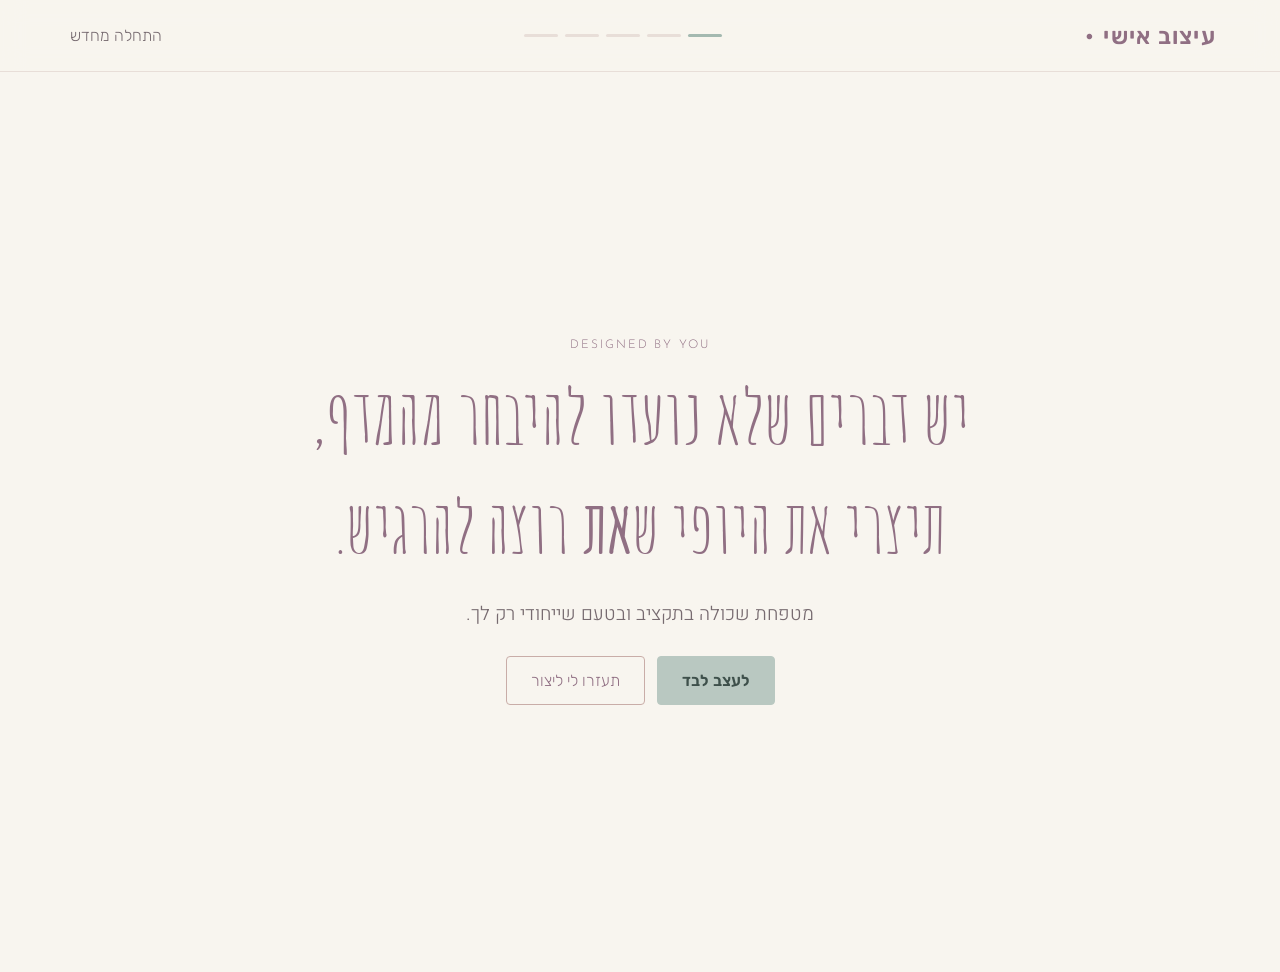
<file: index.html>
<!doctype html>
<html lang="he" dir="rtl">
<head>
<meta charset="UTF-8"><meta name="viewport" content="width=device-width,initial-scale=1">
<title>מטפחת שהיא רק שלך</title>
<meta name="description" content="עיצוב אישי של מטפחת — בחרי צורה, בדים ופיניש ובני משהו שהוא רק שלך.">
<link rel="preconnect" href="https://fonts.googleapis.com">
<link rel="preconnect" href="https://fonts.gstatic.com" crossorigin>
<link href="https://fonts.googleapis.com/css2?family=Heebo:wght@300&display=swap" rel="stylesheet">
<link rel="stylesheet" href="styles.css?v=20261018-you-no-underline1">
</head>
<body>
<header class="topbar"><div class="brand">עיצוב אישי<span>•</span></div><div class="progress"><i></i><i></i><i></i><i></i><i></i></div><button id="restart" class="ghost">התחלה מחדש</button></header>

<main>
<section id="landing" class="screen active hero">
  <div class="hero-copy">
    <p class="eyebrow">DESIGNED BY YOU</p>
    <h1>יש דברים שלא נועדו להיבחר מהמדף,<br><em>תיצרי את היופי ש<span class="hero-you-emphasis">את</span> רוצה להרגיש.</em></h1>
    <p class="lead">מטפחת שכולה בתקציב ובטעם שייחודי רק לך.</p>
    <div class="actions"><button class="primary" data-go="choose">לעצב לבד</button><button class="secondary" data-go="help">תעזרו לי ליצור</button></div>
  </div>
</section>

<section id="choose" class="screen"><button type="button" class="restart-design" data-restart-design>עיצוב חדש</button><button type="button" class="back-button" data-back>← חזרה</button>
  <div class="section-head"><h2>איזה כיסוי ראש תרצי ליצור?</h2></div>
  <div class="cover-grid">
    <button class="choice-card" data-cover="full"><strong>כיסוי מלא</strong><span>לונג · משולש</span></button>
    <button class="choice-card" data-cover="half"><strong>חצי כיסוי</strong><span>בנדנה · סרט · קשת</span></button>
    <button class="choice-card" data-cover="both"><strong>גם וגם</strong><span>כל האפשרויות פתוחות</span></button>
  </div>
</section>

<section id="forms" class="screen"><button type="button" class="restart-design" data-restart-design>עיצוב חדש</button><button type="button" class="back-button" data-back>← חזרה</button>
  <div class="section-head"><h2>בחרי את הצורה</h2></div>
  <div id="formGrid" class="form-grid"></div>
</section>

<section id="pattern" class="screen"><button type="button" class="restart-design" data-restart-design>עיצוב חדש</button><button type="button" class="back-button" data-back>← חזרה</button>
  <div class="section-head"><h2>איך תרצי לחלק את הבדים?</h2></div>
  <div class="pattern-grid">
    <button class="pattern-card" data-pattern="single"><div class="pattern-visual long-pattern pattern-1"></div><strong>תבנית 1 — מלבן פשוט</strong><span>מלבן אחד, בד אחד.</span></button>
    <button class="pattern-card" data-pattern="a"><div class="pattern-visual long-pattern pattern-2"></div><strong>תבנית 2 — חלוקה אופקית</strong><span>חלק עליון בד אחד, חלק תחתון בד שני.</span></button>
    <button class="pattern-card" data-pattern="b"><div class="pattern-visual long-pattern pattern-3"></div><strong>תבנית 3 — חלוקה משולבת</strong><span>החלק העליון בד אחד, והתחתון מתחלק 50/50 לשני בדים.</span></button>
  </div>
</section>

<section id="fabrics" class="screen builder"><button type="button" class="restart-design" data-restart-design>עיצוב חדש</button><button type="button" class="back-button" data-back>← חזרה</button>
  <div class="builder-head"><div><h2>בחרי את הבדים</h2></div><div class="price-box">₪<b id="price">109</b><small>מחיר נוכחי</small></div></div>
  <p class="fabric-edit-instruction">רוצה לשנות בד? לחצי על הבד שתרצי להחליף בעיצוב שלך, ואז בחרי בד חדש מתוך האפשרויות למטה.</p>
  <div class="live-design-wrap"><div class="live-design-title"><strong>העיצוב שלך</strong><span>ההדמיה מתעדכנת בזמן אמת</span></div><div id="livePreview" class="live-preview"></div></div>\n  <div class="palette">
    <div class="palette-group"><h3>בד בסיס</h3><div class="swatches" id="baseSwatches"></div></div>
    <div class="palette-group"><h3>בד מודפס</h3><div class="swatches" id="printSwatches"></div></div>
    <div class="palette-group"><h3>בד תחרה</h3><div class="swatches" id="laceSwatches"></div></div>
  </div>
  <div class="builder-actions"><button class="secondary" data-go="finish">סיימתי עם הבדים</button></div>
</section>

<section id="finish" class="screen"><button type="button" class="restart-design" data-restart-design>עיצוב חדש</button><button type="button" class="back-button" data-back>← חזרה</button>
  <div class="section-head"><h2>איך תרצי לסיים את המטפחת?</h2></div>
  <div class="finish-grid">
    <button class="finish-card" data-finish="none" data-add="0"><div class="finish-visual clean"></div><strong>נקי</strong><span>בלי תוספת</span></button>
    <button class="finish-card" data-finish="tiara" data-add="15"><div class="finish-visual tiara"></div><strong>נזר בד</strong><span>+ ₪15</span></button>
    <button class="finish-card" data-finish="fringe" data-add="20"><div class="finish-visual fringe"></div><strong>פרנזים</strong><span>+ ₪20</span></button>
    <button class="finish-card" data-finish="chain" data-add="30"><div class="finish-visual chain"></div><strong>שרשרת</strong><span>+ ₪30</span></button>
  </div>
</section>

<section id="result" class="screen result"><button type="button" class="restart-design" data-restart-design>עיצוב חדש</button><button type="button" class="back-button" data-back>← חזרה</button>
  <div class="result-card">
    <p class="eyebrow">היצירה שלך</p>
    <div class="final-preview"><div id="finalScarf" class="live-preview"></div></div>
    <h2>יצרת משהו שהוא רק שלך.</h2>
    <div class="summary"><span id="summaryShape">משולש קטן</span><span>·</span><span id="summaryPattern">תבנית א׳</span><span>·</span><span id="summaryFinish">נקי</span></div>
    <div class="final-price">₪<b id="finalPrice">109</b></div>
    <button class="primary" data-go="feedback">ספרי לנו איך היה לך ליצור</button>
  </div>
</section>

<section id="help" class="screen"><button type="button" class="restart-design" data-restart-design>עיצוב חדש</button><button type="button" class="back-button" data-back>← חזרה</button><div class="section-head"><h2>בואי נמצא את המטפחת שלך</h2><p>כמה שאלות קטנות, ואנחנו מתחילות ליצור יחד.</p></div><div id="helpWizard" class="help-wizard"></div></section>

<section id="feedback" class="screen feedback"><button type="button" class="restart-design" data-restart-design>עיצוב חדש</button><button type="button" class="back-button" data-back>← חזרה</button>
  <div class="feedback-card"><p class="eyebrow">תודה</p><h2>יצרת משהו שהוא רק שלך.<br>עכשיו נשמח לדעת איך היה לך ליצור אותו.</h2>
  <div class="rating"><button type="button">1</button><button type="button">2</button><button type="button">3</button><button type="button">4</button><button type="button">5</button></div>
  <label>מה הכי אהבת בתהליך?<textarea id="feedbackFavorite" placeholder="ספרי לנו בכמה מילים..."></textarea></label>
  <label>יש לך הערות לשיפור השירות או החוויה?<textarea id="feedbackImprovement" placeholder="מה היית משנה, מוסיפה או משפרת?"></textarea></label>
  <p class="question">האם היית רוצה לעצב מטפחת כזו באמת?</p>
  <div class="yesno"><button type="button">כן</button><button type="button">אולי</button><button type="button">לא עכשיו</button></div>
  <label>שם <input id="feedbackName" placeholder="השם שלך"></label><label>טלפון / אימייל <input id="feedbackContact" placeholder="אופציונלי"></label>
  <div class="feedback-whatsapp-note"><strong>המשוב שלך מגיע אליי ישירות בוואטסאפ.</strong><span>כל הערה שלך חשובה לי ועוזרת לי לשפר את השירות והחוויה לפני ההשקה.</span></div><button class="primary" id="thanks">שליחה לוואטסאפ</button><p class="tiny">תודה שעזרת לנו ליצור את הדבר הבא.</p></div>
</section>
</main>
<script src="app.js?v=20261018-triangle-bandana-sizes1"></script>
<script src="preview-bridge.js?v=20261018-no-test-caption1"></script>
<script src="help-flow.js?v=20261018-guided6"></script>
<style>
.help-wizard{max-width:680px;margin:24px auto 60px;padding:24px;border:1px solid #e7dfd8;border-radius:22px;background:#fffaf8;color:#3e3633}
.help-wizard h3{font-size:clamp(24px,4vw,35px);font-weight:500;margin:22px 0}.help-wizard p{line-height:1.8}
.help-counter{font-size:14px;color:#796a65}.help-progress{height:5px;background:#ede4df;border-radius:10px;margin-top:14px;overflow:hidden}.help-progress span{display:block;height:100%;background:#b88991;transition:width .2s}
.help-options,.help-recs{display:grid;gap:11px;margin:22px 0}.help-option,.help-rec{font:inherit;text-align:right;border:1px solid #e3d6d0;border-radius:13px;background:white;color:#3e3633;padding:15px 17px;cursor:pointer}
.help-option.chosen,.help-rec.chosen{border:2px solid #a86c7d;background:#fbf0f2}.help-rec{display:flex;flex-wrap:wrap;gap:10px;align-items:center}.help-rec strong{width:100%}.help-rec span{font-size:14px}
.help-nav{display:flex;justify-content:space-between;align-items:center;gap:12px;margin-top:25px;flex-wrap:wrap}.help-nav>button:not(.primary){background:none;border:none;color:#766b67;font:inherit;cursor:pointer}.help-nav .primary{max-width:100%;white-space:normal}.help-hint{font-size:13px;color:#776c68}
@media(max-width:600px){.help-wizard{margin:16px 12px 50px;padding:18px}.help-nav .primary{width:100%}}
.help-option .help-option-description{display:block!important;font-size:15px!important;line-height:1.65;color:#76645f!important;margin-top:8px;font-weight:400!important;opacity:1!important;visibility:visible!important}
.guided-live-preview{margin:22px auto;padding:20px;background:#f2eae4;border-radius:18px;max-width:540px;min-height:220px;display:flex;justify-content:center;align-items:center}
.guided-live-preview .live-preview{width:100%;max-width:460px;margin:auto}
.help-color-dots{display:flex;gap:6px;margin-top:9px}.help-color-dots i{display:block;width:22px;height:22px;border-radius:50%;border:1px solid rgba(0,0,0,.08)}
.fabric-edit-instruction{font-size:15px;line-height:1.8;color:#665a55;background:#f8f0ed;border:1px solid #eadcd6;border-radius:12px;padding:12px 16px;margin:14px 0 18px;text-align:right}
#livePreview .live-part{cursor:pointer}#livePreview .live-part.editing{outline:3px solid #a86c7d;outline-offset:-3px}
</style>
</body></html>
</file>
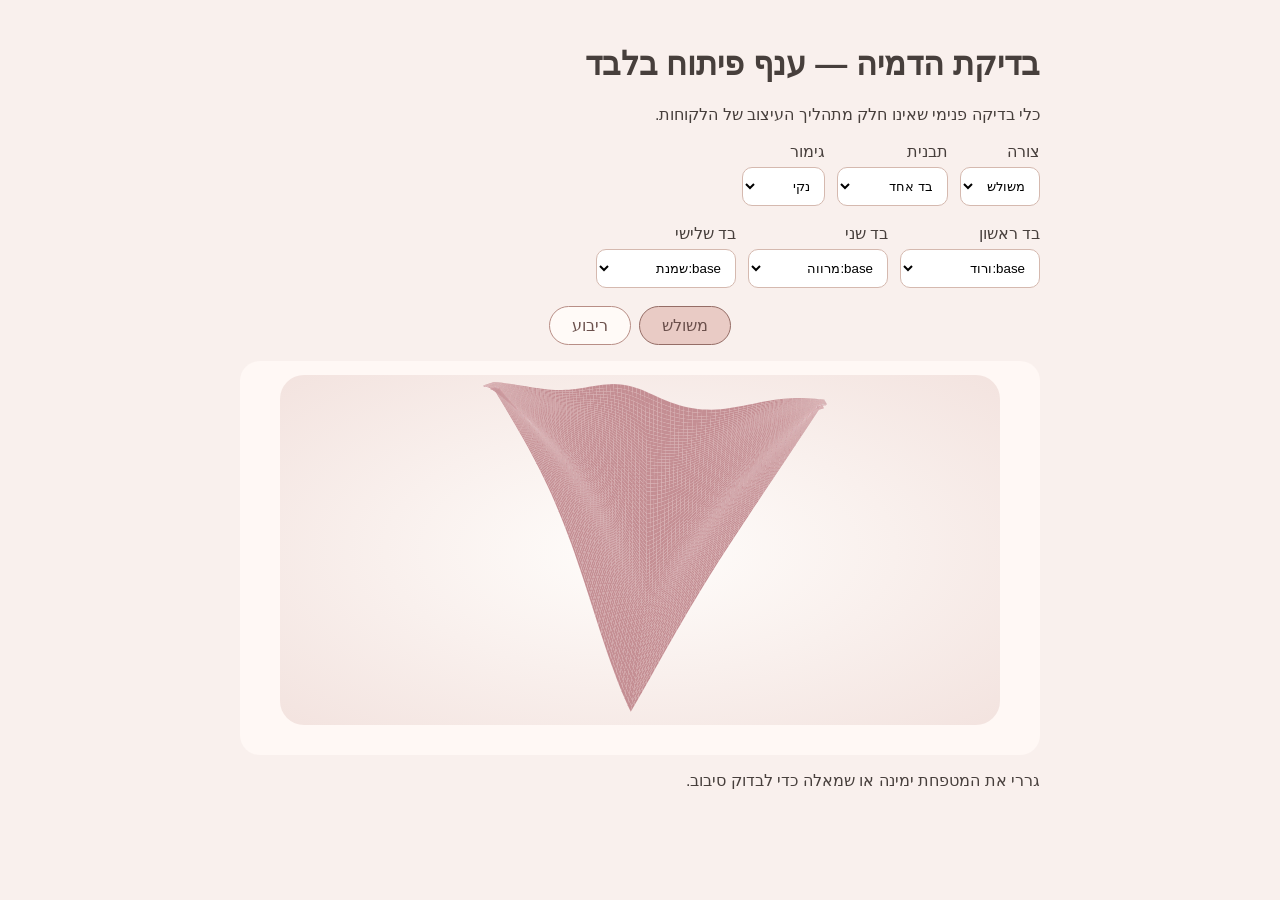
<file: preview-smoke-test.html>
<!doctype html>
<html lang="he" dir="rtl">
<head><meta charset="utf-8"><meta name="viewport" content="width=device-width,initial-scale=1"><title>בדיקת הדמיית מטפחת</title>
<style>body{font-family:Arial,sans-serif;background:#f9f0ed;color:#473f3c;margin:0;padding:24px}main{max-width:800px;margin:auto}.controls{display:flex;gap:12px;flex-wrap:wrap;margin:18px 0}label{display:grid;gap:6px}select{padding:10px;border:1px solid #d5b9af;border-radius:10px;background:white}#result{display:block}.final-preview{background:#fff8f5;border-radius:20px;padding:14px}#finalScarf{min-height:30px}</style>
</head>
<body><main><h1>בדיקת הדמיה — ענף פיתוח בלבד</h1><p>כלי בדיקה פנימי שאינו חלק מתהליך העיצוב של הלקוחות.</p>
<div class="controls"><label>צורה<select id="shape"><option>משולש</option><option>בנדנה</option><option>לונג</option><option>סרט</option><option>קשת</option></select></label>
<label>תבנית<select id="pattern"><option value="single">בד אחד</option><option value="a">שני בדים</option><option value="b">שלושה בדים</option></select></label>
<label>גימור<select id="finish"><option>נקי</option><option>פרנזים</option><option>שרשרת</option><option>נזר בד</option></select></label></div>
<div class="controls"><label>בד ראשון<select id="fabric0"></select></label><label>בד שני<select id="fabric1"></select></label><label>בד שלישי<select id="fabric2"></select></label></div>
<section id="result" class="active"><div class="final-preview"><div id="finalScarf">הדמיית הגיבוי לקשת</div></div></section>
<p>גררי את המטפחת ימינה או שמאלה כדי לבדוק סיבוב.</p></main>
<script>
const samples=[['base:ורוד','#c48e93'],['base:מרווה','#71806a'],['base:שמנת','#e6dccb'],['print:פרחוני','data:image/svg+xml;utf8,'+encodeURIComponent('<svg xmlns="http://www.w3.org/2000/svg" width="80" height="80"><rect width="80" height="80" fill="#d3a5a0"/><circle cx="20" cy="20" r="13" fill="#fff1d8"/><circle cx="55" cy="55" r="13" fill="#fff1d8"/></svg>')],['lace:תחרה שמנת','data:image/svg+xml;utf8,'+encodeURIComponent('<svg xmlns="http://www.w3.org/2000/svg" width="80" height="80"><rect width="80" height="80" fill="#e6dccb"/><circle cx="40" cy="40" r="23" fill="none" stroke="#b9a992" stroke-width="5"/></svg>')]];
const state={shape:'משולש',pattern:'single',finish:'נקי',fabrics:[]};
function fabricVisual(item){return samples.find(x=>x[0]===item)?.[1]||''}
for(let i=0;i<3;i++){const el=document.getElementById('fabric'+i);el.innerHTML=samples.map(([name])=>'<option value="'+name+'">'+name+'</option>').join('');el.selectedIndex=i;el.addEventListener('change',sync)}
for(const id of ['shape','pattern','finish'])document.getElementById(id).addEventListener('change',sync);
function sync(){state.shape=document.getElementById('shape').value;state.pattern=document.getElementById('pattern').value;state.finish=document.getElementById('finish').value;state.fabrics=[0,1,2].map(i=>document.getElementById('fabric'+i).value)}
sync();
</script><script src="preview-bridge.js"></script></body></html>
</file>
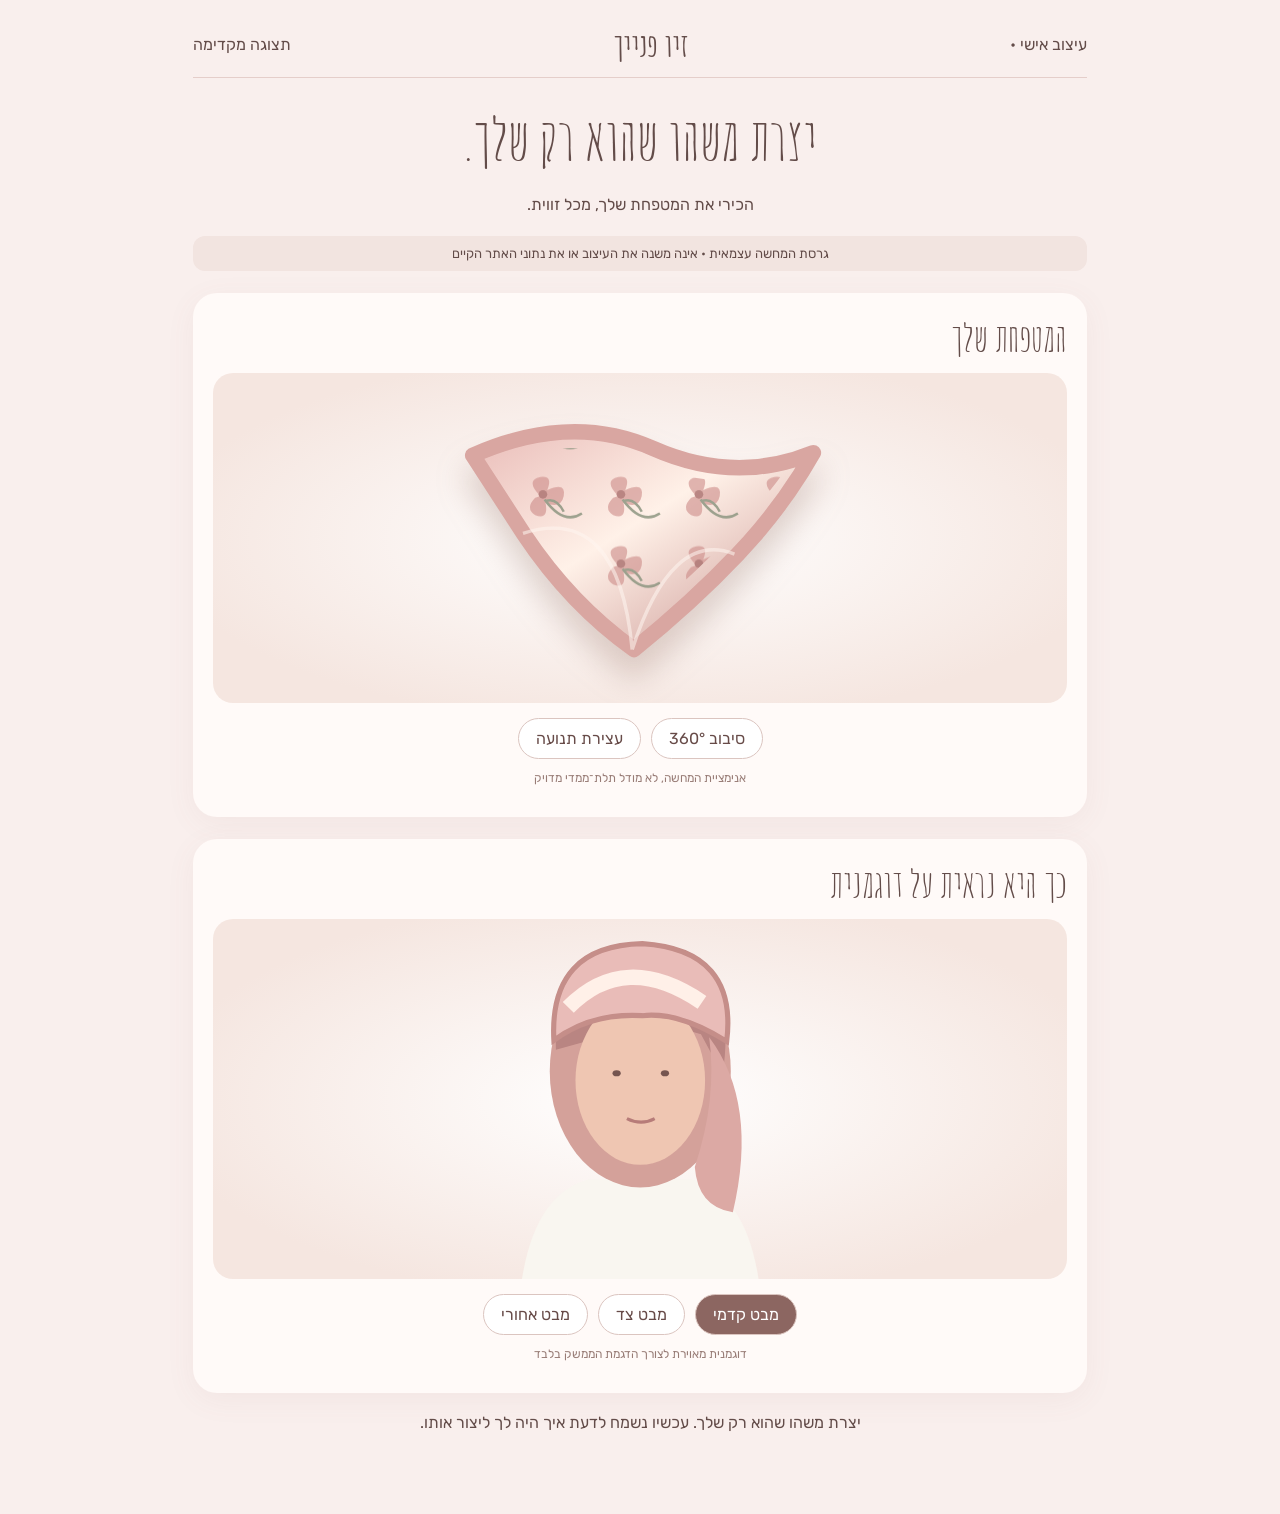
<file: product-preview-demo.html>
<!doctype html>
<html lang="he" dir="rtl"><head><meta charset="utf-8"><meta name="viewport" content="width=device-width,initial-scale=1"><title>זיו פנייך | הדמיית מוצר</title>
<style>
@import url('https://fonts.googleapis.com/css2?family=Amatic+SC:wght@400;700&family=Rubik:wght@300;400;500&display=swap');
:root{font-family:Rubik,Arial,sans-serif;color:#634c49;background:#f9efed}*{box-sizing:border-box}body{margin:0}.shell{max-width:930px;margin:auto;padding:24px 18px 60px}header{display:flex;justify-content:space-between;align-items:center;border-bottom:1px solid #e5ceca;padding-bottom:12px}h1,h2{font-family:'Amatic SC',cursive;font-weight:400}h1{font-size:58px;margin:24px 0 4px;text-align:center}h2{font-size:38px;margin:0 0 12px}p{text-align:center;line-height:1.8}small{color:#967c77}.panel{background:#fffaf8;border-radius:24px;padding:20px;margin-top:22px;box-shadow:0 7px 30px #8e666010}.stage{position:relative;display:grid;place-items:center;min-height:330px;background:radial-gradient(ellipse,#fff 0%,#f5e6e0 80%);border-radius:20px;overflow:hidden;perspective:800px}.scarf{width:min(75%,390px);filter:drop-shadow(0 22px 15px #8a625344);animation:float 4s ease-in-out infinite;transform-style:preserve-3d;transition:transform .6s}.scarf svg{width:100%;display:block}.scarf.rotate{animation:spin 9s linear infinite}.scarf.paused{animation-play-state:paused}@keyframes float{0%,100%{transform:translateY(8px) rotate(-4deg)}50%{transform:translateY(-12px) rotate(4deg)}}@keyframes spin{0%{transform:rotateY(0deg) rotate(-4deg)}50%{transform:rotateY(180deg) rotate(4deg)}100%{transform:rotateY(360deg) rotate(-4deg)}}.controls{display:flex;gap:10px;flex-wrap:wrap;justify-content:center;margin-top:15px}button{font:inherit;border:1px solid #dbc5c0;border-radius:24px;background:#fff;color:#674b48;padding:10px 17px;cursor:pointer}button.active,button:hover{background:#8c6661;color:white}.model{width:min(100%,310px);height:360px;display:grid;place-items:center}.model svg{height:100%;max-width:100%}.model svg .head-wrap{transform-origin:50% 45%;transition:transform .45s}.model[data-angle=side] .head-wrap{transform:scaleX(.72) translateX(-20px)}.model[data-angle=back] .head-wrap{transform:rotateY(180deg)}.model[data-angle=back] .face{opacity:0}.model[data-angle=back] .back-scarf{opacity:1}.back-scarf{opacity:0;transition:opacity .3s}.hint{font-size:12px;color:#987c76;margin:12px auto;text-align:center}.status{background:#f2e4e0;padding:10px 16px;border-radius:12px;font-size:13px;text-align:center}@media(max-width:600px){h1{font-size:48px}.stage{min-height:260px}.panel{padding:13px}}
@media(prefers-reduced-motion:reduce){.scarf{animation:none!important}}
</style></head><body><div class="shell"><header><span>עיצוב אישי •</span><strong style="font-family:'Amatic SC';font-size:32px">זיו פנייך</strong><span>תצוגה מקדימה</span></header>
<h1>יצרת משהו שהוא רק שלך.</h1><p>הכירי את המטפחת שלך, מכל זווית.</p>
<div class="status">גרסת המחשה עצמאית • אינה משנה את העיצוב או את נתוני האתר הקיים</div>
<section class="panel"><h2>המטפחת שלך</h2><div class="stage"><div class="scarf" id="scarf"><svg viewBox="0 0 450 320" aria-label="המחשה מאוירת של מטפחת פרחונית">
<defs><linearGradient id="silk" x1="0" y1="0" x2="1" y2="1"><stop stop-color="#e9bcb8"/><stop offset=".45" stop-color="#fff1e8"/><stop offset="1" stop-color="#c68f8c"/></linearGradient><pattern id="flowers" width="90" height="80" patternUnits="userSpaceOnUse"><path d="M20 32q-18-18 0-22q15-2 8 15q22-10 19 7q-3 15-21 8q4 20-12 14q-12-8 0-20" fill="#cc8b88" opacity=".7"/><circle cx="23" cy="30" r="5" fill="#ad7472"/><path d="M25 36q22 30 43 16M47 50q-9-17-21-12" stroke="#8c9580" fill="none" stroke-width="3"/></pattern></defs>
<path d="M32 65Q145 15 240 57T425 62Q390 124 338 179T218 289Q145 237 91 156Z" fill="url(#silk)" stroke="#b7807b" stroke-width="5"/>
<path d="M52 75Q151 38 237 75T397 76Q342 157 220 260Q123 173 52 75Z" fill="url(#flowers)" opacity=".85"/>
<path d="M32 65Q145 15 240 57T425 62Q390 124 338 179T218 289Q145 237 91 156Z" fill="none" stroke="#d9a6a1" stroke-width="18" stroke-linejoin="round"/>
<path d="M90 155Q200 120 216 289M334 179Q261 150 216 289" fill="none" stroke="#fff6f1" stroke-width="4" opacity=".55"/></svg></div></div>
<div class="controls"><button id="spin" aria-pressed="false">סיבוב 360°</button><button id="pause" aria-pressed="false">עצירת תנועה</button></div><div class="hint">אנימציית המחשה, לא מודל תלת־ממדי מדויק</div></section>
<section class="panel"><h2>כך היא נראית על דוגמנית</h2><div class="stage"><div class="model" id="model" data-angle="front"><svg viewBox="0 0 300 350" aria-label="איור דוגמנית עם מטפחת"><path d="M35 350Q48 267 100 253H200Q252 267 265 350Z" fill="#f9f6f0"/><g class="head-wrap"><ellipse cx="150" cy="148" rx="88" ry="113" fill="#d4a19a"/><path d="M68 127Q65 20 155 28Q248 35 230 151L209 112Q159 95 97 119Z" fill="#b98582"/><ellipse class="face" cx="150" cy="157" rx="63" ry="82" fill="#efc6b2"/><g class="face" fill="#755550"><ellipse cx="127" cy="150" rx="4" ry="3"/><ellipse cx="174" cy="150" rx="4" ry="3"/><path d="M137 194Q151 201 164 194" fill="none" stroke="#b77c79" stroke-width="3"/></g><path d="M66 118Q61 26 152 24Q245 30 234 119Q188 90 152 94Q102 91 66 118Z" fill="#e9bcb8" stroke="#c58e89" stroke-width="5"/><path d="M80 86Q135 30 210 81" fill="none" stroke="#fff0e8" stroke-width="15"/><path d="M217 115Q265 179 240 285Q206 280 203 241Q225 175 217 115Z" fill="#dca9a4"/><path class="back-scarf" d="M70 110Q150 50 231 111L235 245Q151 303 65 245Z" fill="#e8b5af"/></g></svg></div></div>
<div class="controls" role="group" aria-label="זווית תצוגה"><button class="angle active" data-angle="front" aria-pressed="true">מבט קדמי</button><button class="angle" data-angle="side" aria-pressed="false">מבט צד</button><button class="angle" data-angle="back" aria-pressed="false">מבט אחורי</button></div><div class="hint">דוגמנית מאוירת לצורך הדגמת הממשק בלבד</div></section>
<p>יצרת משהו שהוא רק שלך. עכשיו נשמח לדעת איך היה לך ליצור אותו.</p>
</div><script>
const scarf=document.getElementById('scarf'),spin=document.getElementById('spin'),pause=document.getElementById('pause');
spin.addEventListener('click',()=>{const on=scarf.classList.toggle('rotate');spin.classList.toggle('active',on);spin.setAttribute('aria-pressed',on)});
pause.addEventListener('click',()=>{const on=scarf.classList.toggle('paused');pause.classList.toggle('active',on);pause.setAttribute('aria-pressed',on)});
document.querySelectorAll('.angle').forEach(b=>b.addEventListener('click',()=>{document.getElementById('model').dataset.angle=b.dataset.angle;document.querySelectorAll('.angle').forEach(x=>{x.classList.toggle('active',x===b);x.setAttribute('aria-pressed',x===b)})}));
</script></body></html>
</file>
<file: styles.css>
@import url('https://fonts.googleapis.com/css2?family=Heebo:wght@300&display=swap');
@import url('https://fonts.googleapis.com/css2?family=Josefin+Sans:wght@300&display=swap');
@import url('https://fonts.googleapis.com/css2?family=Amatic+SC:wght@400;700&family=Rubik:wght@300;400;500;600&display=swap');
:root{--ink:#665A58;--muted:#776B70;--cream:#F8F5EF;--paper:#FFFCF8;--line:#E8DED8;--accent:#906F83;--gold:#A77F91;--sage:#B9C8C1;--blush:#DCC2BE}
*{box-sizing:border-box}body{margin:0;background:var(--cream);color:var(--ink);font-family:Heebo,Assistant,sans-serif}button,input,textarea{font:inherit}button{cursor:pointer}
.topbar{height:72px;padding:0 5vw;display:flex;align-items:center;justify-content:space-between;border-bottom:1px solid var(--line);background:rgba(255,253,249,.88);backdrop-filter:blur(12px);position:sticky;top:0;z-index:10}.brand{font-size:23px;font-weight:600;letter-spacing:.03em}.brand span{color:var(--gold);margin:0 8px}.progress{display:flex;gap:7px}.progress i{display:block;width:34px;height:3px;background:#ddd4ca;border-radius:4px}.progress i.on{background:var(--accent)}.ghost{border:0;background:none;color:var(--muted)}
.screen{display:none!important;min-height:100vh;padding:7vh 7vw}.screen.active{display:block!important}.screen:not(.active){visibility:hidden!important;height:0!important;min-height:0!important;padding:0!important;overflow:hidden!important}.hero{display:grid;grid-template-columns:1.05fr .95fr;align-items:center;gap:6vw;max-width:1400px;margin:auto}.eyebrow{font-size:12px;letter-spacing:.18em;color:var(--gold);font-weight:700;margin:0 0 18px}.hero h1{font-size:clamp(42px,5.3vw,78px);line-height:1.06;font-weight:500;margin:0;letter-spacing:-.04em}.hero h1 em{font-style:normal;color:var(--accent)}.lead{font-size:19px;color:var(--muted);max-width:580px;margin:28px 0}.actions{display:flex;gap:12px;flex-wrap:wrap}.primary,.secondary{padding:14px 24px;border-radius:4px;border:1px solid var(--accent);transition:.2s}.primary{background:var(--accent);color:white}.secondary{background:transparent;color:var(--accent)}.primary:hover,.secondary:hover{transform:translateY(-2px)}.hero-art{min-height:520px;display:grid;place-items:center;position:relative}.scarf-art{width:320px;height:430px;background:linear-gradient(145deg,#d8c8ad,#b89c76 55%,#75624e);clip-path:polygon(8% 6%,92% 0,76% 94%,45% 72%,19% 97%);box-shadow:20px 24px 55px #4c3d2d2e;transform:rotate(-5deg)}.hero-scarf:after{content:"";position:absolute;inset:16% 15%;border:1px solid #fff7;clip-path:inherit}.art-caption{position:absolute;bottom:7%;font-size:14px;color:var(--muted)}
.section-head{text-align:center;max-width:760px;margin:0 auto 42px}.section-head h2{font-size:clamp(34px,4vw,56px);font-weight:500;margin:0 0 10px;letter-spacing:-.03em}.section-head>p:last-child{color:var(--muted);font-size:17px}.cover-grid,.form-grid,.pattern-grid,.finish-grid,.mood-grid{display:grid;grid-template-columns:repeat(3,1fr);gap:18px;max-width:1100px;margin:auto}.choice-card,.pattern-card,.finish-card,.mood{background:var(--paper);border:1px solid var(--line);padding:20px;text-align:right;border-radius:8px;transition:.2s}.choice-card:hover,.pattern-card:hover,.finish-card:hover,.mood:hover,.selected{border-color:var(--accent);transform:translateY(-3px);box-shadow:0 14px 35px #4c3d2d12}.choice-card strong,.pattern-card strong,.finish-card strong{display:block;font-size:20px}.choice-card span,.pattern-card span,.finish-card span{color:var(--muted);font-size:14px}.illustration{height:230px;background:#F2EAE4;display:grid;place-items:center;margin-bottom:17px;overflow:hidden}.illustration:after{content:"";display:block;background:#bca383;box-shadow:28px -8px 0 #d8c7ab;transform:rotate(-8deg)}.illustration.full:after{width:145px;height:180px;clip-path:polygon(0 0,100% 0,72% 100%,27% 82%)}.illustration.half:after{width:190px;height:100px;clip-path:polygon(5% 20%,95% 0,83% 100%,15% 85%)}.illustration.both:after{width:150px;height:155px;clip-path:polygon(0 0,100% 15%,74% 100%,25% 82%)}
.form-grid{grid-template-columns:repeat(5,1fr);max-width:1200px}.form-card{border:1px solid var(--line);background:var(--paper);border-radius:8px;padding:12px;text-align:center}.form-card .mini{height:170px;background:#F2EAE4;display:grid;place-items:center;margin-bottom:10px}.mini:after{content:"";width:105px;height:130px;background:linear-gradient(140deg,#d8c8ad,#8e7355);clip-path:polygon(5% 0,95% 7%,70% 100%,30% 85%)}.form-card strong{font-size:18px}.form-card small{display:block;color:var(--muted)}
.pattern-grid{grid-template-columns:repeat(3,1fr)}.pattern-visual{height:240px;background:#F2EAE4;position:relative;overflow:hidden;margin-bottom:16px}.pattern-visual:before{content:"";position:absolute;width:220px;height:180px;left:50%;top:50%;transform:translate(-50%,-50%) rotate(-8deg);clip-path:polygon(3% 0,100% 5%,76% 100%,28% 87%);background:#c7b08f}.pattern-visual.single:before{background:#a88d6a}.pattern-visual.pa:after,.pattern-visual.pb:after{content:"";position:absolute;width:220px;height:180px;left:50%;top:50%;transform:translate(-50%,-50%) rotate(-8deg);clip-path:polygon(3% 0,100% 5%,76% 100%,28% 87%);background:linear-gradient(140deg,#c7b08f 0 43%,#8e6f55 43% 67%,#ded0b9 67%)}.pattern-visual.pb:after{background:linear-gradient(25deg,#d7c4a2 0 35%,#917257 35% 70%,#c0a987 70%)}
.builder{max-width:1200px;margin:auto}.builder-head{display:flex;justify-content:space-between;align-items:end;gap:20px;margin-bottom:35px}.builder-head h2{font-size:42px;font-weight:500;margin:0}.builder-head p{color:var(--muted)}.price-box{font-size:22px;background:var(--paper);border:1px solid var(--line);padding:13px 22px;border-radius:6px;white-space:nowrap}.price-box b{font-size:34px;margin:0 5px}.price-box small{display:block;color:var(--muted);font-size:11px}.palette{display:grid;grid-template-columns:repeat(3,1fr);gap:25px}.palette-group{background:var(--paper);padding:22px;border:1px solid var(--line);border-radius:8px}.palette-group h3{margin-top:0;font-size:18px}.swatches{display:flex;flex-wrap:wrap;gap:12px}.swatch{width:54px;height:54px;border-radius:50%;border:3px solid white;box-shadow:0 0 0 1px var(--line);position:relative}.swatch.selected{box-shadow:0 0 0 2px var(--accent)}.swatch small{position:absolute;top:62px;right:50%;transform:translateX(50%);white-space:nowrap;font-size:10px;color:var(--muted)}.design-note{margin:32px 0;background:#F0E7E1;border-radius:6px;padding:15px 20px;display:flex;gap:12px;align-items:center}.design-note span{color:var(--gold);font-size:22px}.design-note p{margin:0;color:#65594e}.builder-actions{text-align:left}
.finish-grid{grid-template-columns:repeat(4,1fr);max-width:1000px}.finish-visual{height:190px;background:#F2EAE4;position:relative;margin-bottom:14px;display:grid;place-items:center}.finish-visual:after{content:"";width:180px;height:120px;background:#b99d76;clip-path:polygon(5% 0,100% 5%,80% 100%,25% 88%)}.finish-visual.fringe:before{content:"••••••••••••";position:absolute;bottom:25px;z-index:2;color:#7b6046;letter-spacing:8px}.finish-visual.chain:before{content:"○—○—○—○—○";position:absolute;bottom:20px;z-index:2;color:#b18a56}.finish-visual.tiara:before{content:"⌒⌒⌒";position:absolute;top:45px;z-index:2;color:#7b6046;font-size:42px}
.result{display:grid;place-items:center}.result-card{background:var(--paper);padding:45px;max-width:650px;width:100%;text-align:center;border:1px solid var(--line);border-radius:10px}.final-preview{height:360px;background:#F2EAE4;display:grid;place-items:center;margin-bottom:30px}.final-preview .scarf-art{width:230px;height:300px}.result-card h2{font-size:34px;font-weight:500;margin:0 0 10px}.summary{color:var(--muted);display:flex;justify-content:center;gap:9px}.final-price{font-size:18px;margin:22px}.final-price b{font-size:42px;margin-right:5px}.feedback{display:grid;place-items:center}.feedback-card{max-width:650px;width:100%;background:var(--paper);padding:45px;border:1px solid var(--line);border-radius:10px}.feedback-card h2{font-size:34px;font-weight:500;line-height:1.2}.rating,.yesno{display:flex;gap:8px;margin:22px 0}.rating button,.yesno button{border:1px solid var(--line);background:white;padding:10px 16px;border-radius:4px}.rating button.active,.yesno button.active{background:var(--accent);color:white}.feedback-card label{display:block;margin:18px 0;color:var(--muted)}textarea,input{width:100%;margin-top:7px;border:1px solid var(--line);background:white;padding:12px;border-radius:4px}textarea{min-height:90px}.tiny{color:var(--muted);font-size:13px}.mood-grid{grid-template-columns:repeat(3,1fr);max-width:800px}.mood{text-align:center;font-size:18px}
@media(max-width:800px){.hero{grid-template-columns:1fr}.hero-art{min-height:330px}.cover-grid,.pattern-grid,.palette,.finish-grid,.mood-grid{grid-template-columns:1fr 1fr}.form-grid{grid-template-columns:1fr 1fr}.builder-head{display:block}.price-box{display:inline-block;margin-top:20px}.screen{padding:6vh 5vw}.topbar{padding:0 4vw}.progress i{width:18px}}
@media(max-width:520px){.cover-grid,.pattern-grid,.palette,.finish-grid,.mood-grid,.form-grid{grid-template-columns:1fr}.hero h1{font-size:42px}.hero-art{min-height:280px}.scarf-art{width:230px;height:300px}.builder-head h2{font-size:34px}}

/* Flow mode: the opening screen and its navigation are completely removed from view. */
body.flow-started .topbar{display:none!important}
body.flow-started #landing{display:none!important}
\n\n.feedback-whatsapp-note{margin:22px 0 14px;padding:14px 16px;border:1px solid var(--line);background:#F8F5EF;border-radius:6px;text-align:right}.feedback-whatsapp-note strong{display:block;color:var(--text);margin-bottom:5px}.feedback-whatsapp-note span{display:block;color:var(--muted);font-size:.92rem;line-height:1.6}
/* Floating current price */
.price-box{position:fixed;right:28px;bottom:28px;top:auto;left:auto;transform:none;z-index:1000;margin:0;padding:10px 16px;background:rgba(250,248,244,.96);border:1px solid var(--line);border-radius:999px;box-shadow:0 5px 18px rgba(0,0,0,.10);display:flex;align-items:center;gap:5px;direction:rtl;backdrop-filter:blur(8px)}
.price-box b{font-size:27px;margin:0 2px}.price-box small{display:inline;color:var(--muted);font-size:10px;margin-right:3px}
@media (max-width:700px){.price-box{right:16px;bottom:16px;left:auto;top:auto;transform:none;padding:9px 14px}.price-box b{font-size:24px}.price-box small{font-size:9px}}

/* Center landing choices */
#landing{display:flex!important;align-items:center;justify-content:center;text-align:center}
#landing .hero-copy{display:flex;flex-direction:column;align-items:center;justify-content:center;max-width:760px;margin:0 auto}
#landing .actions{justify-content:center}


/* Back navigation */
.back-button{display:block;border:0;background:transparent;color:var(--muted);font:inherit;font-size:14px;padding:8px 0;margin:0 0 24px;cursor:pointer}
.back-button:hover{color:var(--ink)}

/* Redesign navigation */
.restart-design{display:inline-flex!important;align-items:center;justify-content:center;border:1px solid var(--line);background:var(--paper);color:var(--ink);font:inherit;font-size:14px;font-weight:500;padding:8px 16px;margin:0 0 12px;border-radius:999px;cursor:pointer;box-shadow:0 1px 4px rgba(0,0,0,.06)}
.restart-design:hover{border-color:var(--accent);color:var(--accent)}

/* Center the scarf-shape selection screen */
.screen#forms{display:flex!important;flex-direction:column;align-items:center;text-align:center}.screen#forms .section-head{width:100%;max-width:1100px;text-align:center}.screen#forms .form-grid{width:100%;max-width:900px;margin:0 auto;display:flex;flex-wrap:wrap;justify-content:center;gap:18px}.screen#forms .form-card{width:210px;text-align:center}


/* Long full-cover pattern examples */
.pattern-visual.long-pattern{height:240px;background:#F2EAE4;position:relative;overflow:hidden;margin-bottom:16px}
.pattern-visual.long-pattern:before{content:"";position:absolute;width:250px;height:100px;left:50%;top:50%;transform:translate(-50%,-50%);background:#c7b08f}
.pattern-visual.long-pattern.pattern-1:before{background:#a88d6a}
.pattern-visual.long-pattern.pattern-2:before{background:linear-gradient(to bottom,#a88d6a 0 50%,#d7c4a2 50% 100%)}
.pattern-visual.long-pattern.pattern-3:before{background:linear-gradient(to bottom,#a88d6a 0 50%,#d7c4a2 50% 100%)}
.pattern-visual.long-pattern.pattern-3:after{content:"";position:absolute;width:1px;height:50px;left:50%;top:calc(50% + 0px);transform:translateX(-50%);background:#F2EAE4}


/* Exact long pattern diagrams: wide 2.5:1 rectangle, no rotation */
.pattern-visual.long-pattern:before{
  width:250px!important;height:100px!important;left:50%!important;top:50%!important;
  transform:translate(-50%,-50%)!important;clip-path:none!important;box-shadow:none!important;
  border-radius:0!important;background:#c7b08f;z-index:1
}
.pattern-visual.long-pattern.pattern-1:before{background:#a88d6a}
.pattern-visual.long-pattern.pattern-2:before{background:linear-gradient(to bottom,#a88d6a 0 50%,#d7c4a2 50% 100%)}
.pattern-visual.long-pattern.pattern-3:before{background:linear-gradient(to bottom,#a88d6a 0 50%,#d7c4a2 50% 100%)}
.pattern-visual.long-pattern.pattern-3:after{
  content:"";position:absolute;width:2px;height:50px;left:50%;top:50%;
  transform:translateX(-50%);background:#F2EAE4;z-index:2
}


/* Distinct third fabric in the combined long pattern */
.pattern-visual.long-pattern.pattern-3:before{
  background:linear-gradient(to bottom,#a88d6a 0 50%,transparent 50% 100%),linear-gradient(to right,#d7c4a2 0 50%,#b99a95 50% 100%)!important;
}
.pattern-visual.long-pattern.pattern-3:after{
  content:"";position:absolute;width:2px;height:50px;left:50%;top:50%;
  transform:translateX(-50%);background:#F2EAE4;z-index:2;
}


/* Delicate continuous-line woman illustration on the landing screen */
.hero-line-art{width:min(360px,82vw);height:auto;color:#8d7663;display:block;opacity:.92}
.hero-line-art path{vector-effect:non-scaling-stroke}


/* Triangle full-cover pattern examples — square fabric before folding */
.pattern-visual.triangle-pattern{height:240px;background:#F2EAE4;position:relative;overflow:hidden;margin-bottom:16px}
.pattern-visual.triangle-pattern:before{content:"";position:absolute;width:170px!important;height:170px!important;left:50%!important;top:50%!important;transform:translate(-50%,-50%)!important;clip-path:none!important;border-radius:0!important;box-shadow:none!important;box-sizing:border-box;z-index:2}
.pattern-visual.triangle-pattern.pattern-1:before{background:#b99a95!important;border:0!important}
.pattern-visual.triangle-pattern.pattern-2:before{background:#a88d6a!important;border:22px solid #d7c4a2!important}
.pattern-visual.triangle-pattern.pattern-3:before{background:linear-gradient(135deg,#b99a95 0 49.5%,#f1e7d8 50.5% 100%)!important;border:10px solid #7f8f98!important}
.pattern-visual.triangle-pattern:after{content:none!important}

/* Clear shape diagrams on the shape-selection screen */
.form-card .mini:after{transform:none;clip-path:none}
.form-card .mini-long:after{width:125px;height:50px;background:#a88d6a}
.form-card .mini-triangle:after{width:105px;height:105px;background:#b99a95}

/* Bandana uses the same square divisions as triangle, at a smaller scale */
.pattern-visual.triangle-pattern.bandana-pattern:before{width:135px!important;height:135px!important}

/* Ribbon uses the same divisions as long, at a smaller scale */
.pattern-visual.long-pattern.ribbon-pattern:before{width:190px!important;height:76px!important}
.pattern-visual.long-pattern.ribbon-pattern.pattern-3:after{height:38px!important}

/* Bow: one small plain rectangular fabric */
.pattern-visual.bow-pattern{height:240px;background:#F2EAE4;position:relative;overflow:hidden;margin-bottom:16px}
.pattern-visual.bow-pattern:before{content:"";position:absolute;width:150px!important;height:58px!important;left:50%!important;top:50%!important;transform:translate(-50%,-50%)!important;clip-path:none!important;border-radius:0!important;box-shadow:none!important;background:#b99a95!important}
.pattern-visual.bow-pattern:after{content:none!important}

/* Center the single bow pattern choice */
#pattern .pattern-grid.single-option{display:flex;justify-content:center}
#pattern .pattern-grid.single-option .pattern-card{width:min(100%,360px)}

/* Force true centering for the single bow choice */
#pattern .pattern-grid.single-option{display:grid!important;grid-template-columns:minmax(260px,360px)!important;justify-content:center!important;justify-items:center!important;width:100%!important;margin-left:auto!important;margin-right:auto!important}
#pattern .pattern-grid.single-option .pattern-card{width:100%!important;max-width:360px!important;margin-left:auto!important;margin-right:auto!important;justify-self:center!important}

/* Live fabric preview in the builder */
.live-design-wrap{max-width:760px;margin:0 auto 34px;background:var(--paper);border:1px solid var(--line);border-radius:10px;padding:22px}.live-design-title{text-align:center;margin-bottom:14px}.live-design-title strong{display:block;font-size:20px}.live-design-title span{color:var(--muted);font-size:13px}.live-preview{height:230px;background:#F2EAE4;position:relative;overflow:hidden;margin:auto}.live-preview .live-part{position:absolute;background:#eee5d8;display:grid;place-items:center;color:#8b8177;font-size:12px;overflow:hidden}.live-preview.live-long .live-part,.live-preview.live-ribbon .live-part,.live-preview.live-bow .live-part{left:50%;transform:translateX(-50%)}.live-preview.live-long .part-1{width:300px;height:120px;top:55px}.live-preview.live-ribbon .part-1{width:220px;height:88px;top:71px}.live-preview.live-bow .part-1{width:170px;height:66px;top:82px}.live-preview.live-long.slots-2 .part-1{width:300px;height:60px;top:55px}.live-preview.live-long.slots-2 .part-2{width:300px;height:60px;top:115px}.live-preview.live-ribbon.slots-2 .part-1{width:220px;height:44px;top:71px}.live-preview.live-ribbon.slots-2 .part-2{width:220px;height:44px;top:115px}.live-preview.live-long.slots-3 .part-1{width:300px;height:60px;top:55px}.live-preview.live-long.slots-3 .part-2{width:150px;height:60px;top:115px;margin-left:-75px}.live-preview.live-long.slots-3 .part-3{width:150px;height:60px;top:115px;margin-left:75px}.live-preview.live-ribbon.slots-3 .part-1{width:220px;height:44px;top:71px}.live-preview.live-ribbon.slots-3 .part-2{width:110px;height:44px;top:115px;margin-left:-55px}.live-preview.live-ribbon.slots-3 .part-3{width:110px;height:44px;top:115px;margin-left:55px}.live-preview.live-square .live-part{box-sizing:border-box}.live-preview.live-square.slots-1 .part-1{width:170px;height:170px;left:50%;top:30px;transform:translateX(-50%)}.live-preview.live-square.slots-2 .part-1{width:170px;height:170px;left:50%;top:30px;transform:translateX(-50%);z-index:1}.live-preview.live-square.slots-2 .part-2{width:126px;height:126px;left:50%;top:52px;transform:translateX(-50%);z-index:2}.live-preview.live-square.slots-3 .part-3{width:170px;height:170px;left:50%;top:30px;transform:translateX(-50%);z-index:1}.live-preview.live-square.slots-3 .part-1,.live-preview.live-square.slots-3 .part-2{width:150px;height:150px;left:50%;top:40px;z-index:2;clip-path:polygon(0 0,100% 0,0 100%)}.live-preview.live-square.slots-3 .part-1{transform:translateX(-50%)}.live-preview.live-square.slots-3 .part-2{transform:translateX(-50%) rotate(180deg)}

/* Final result uses the exact live design preview */
.final-preview #finalScarf.live-preview{width:100%;height:230px;margin:auto;background:#F2EAE4}

/* Long shape card: open scarf illustration only */
.form-card .mini.mini-long{background:#F2EAE4 url("[data-uri]") center/contain no-repeat!important}
.form-card .mini.mini-long:after{content:none!important;display:none!important}

/* Make the long scarf artwork merge into the card with no visible image background */
.form-card .mini.mini-long{background-color:#F2EAE4!important;background-blend-mode:multiply!important}

/* Bandana shape card: open triangular scarf illustration, transparent background */
.form-card .mini.mini-bandana{background:#F2EAE4 url("data:image/svg+xml,%3Csvg%20xmlns%3D%22http%3A%2F%2Fwww.w3.org%2F2000%2Fsvg%22%20viewBox%3D%220%200%20240%20150%22%3E%3Cg%20fill%3D%22none%22%20stroke%3D%22%2351473f%22%20stroke-width%3D%222.2%22%20stroke-linecap%3D%22round%22%20stroke-linejoin%3D%22round%22%3E%3Cpath%20fill%3D%22%23fffdfa%22%20d%3D%22M12%2028%20Q120%2062%20228%2028%20Q207%2063%20180%2091%20Q151%20120%20120%20143%20Q89%20120%2060%2091%20Q33%2063%2012%2028Z%22%2F%3E%3Cpath%20d%3D%22M12%2028%20Q120%2074%20228%2028%22%2F%3E%3Cpath%20d%3D%22M30%2038%20Q120%2083%20210%2038%22%2F%3E%3Cpath%20d%3D%22M51%2050%20Q120%2091%20189%2050%22%2F%3E%3Cpath%20d%3D%22M70%2062%20Q120%2099%20170%2062%22%2F%3E%3Cpath%20d%3D%22M88%2076%20Q120%20107%20152%2076%22%2F%3E%3Cpath%20d%3D%22M102%2091%20Q120%20116%20138%2091%22%2F%3E%3Cpath%20d%3D%22M19%2034%20Q32%2064%2061%2091%22%2F%3E%3Cpath%20d%3D%22M221%2034%20Q208%2064%20179%2091%22%2F%3E%3Cpath%20d%3D%22M61%2091%20Q88%20116%20120%20143%20Q152%20116%20179%2091%22%2F%3E%3C%2Fg%3E%3C%2Fsvg%3E") center/88% auto no-repeat!important}
.form-card .mini.mini-bandana:after{content:none!important;display:none!important}


/* Triangle and bandana artwork is rendered as an actual image element */
.form-card .mini.mini-triangle:after,.form-card .mini.mini-bandana:after{content:none!important;display:none!important}
.form-card .mini .shape-scarf-img{display:block;width:92%;height:92%;object-fit:contain;margin:auto;mix-blend-mode:multiply}

/* Approved transparent triangular scarf art */
.form-card .mini.mini-triangle:after,.form-card .mini.mini-bandana:after{content:none!important;display:none!important}
.form-card .mini.mini-triangle,.form-card .mini.mini-bandana{background:#F2EAE4!important}
.form-card .mini .shape-scarf-img{display:block!important;width:94%!important;height:94%!important;object-fit:contain!important;margin:auto!important;mix-blend-mode:normal!important}

/* Full-cover approved head illustration */
.illustration.full:after{content:none!important}
.illustration.full img{display:block;width:auto;height:218px;max-width:92%;object-fit:contain;margin:auto}

/* Ensure approved full-cover artwork is visible */
#choose .choice-card[data-cover="full"] .illustration.full{background:transparent!important;display:flex!important;align-items:center!important;justify-content:center!important;overflow:visible!important}
#choose .choice-card[data-cover="full"] .illustration.full:after{display:none!important;content:none!important}
#choose .choice-card[data-cover="full"] .illustration.full img{display:block!important;visibility:visible!important;opacity:1!important;width:210px!important;height:218px!important;max-width:92%!important;object-fit:contain!important;position:relative!important;z-index:3!important}

/* Approved full-cover illustration embedded directly in the card */
#choose .approved-full-cover{background:transparent!important;display:flex!important;align-items:center!important;justify-content:center!important;overflow:visible!important}
#choose .approved-full-cover:before,#choose .approved-full-cover:after{display:none!important;content:none!important}
#choose .approved-full-cover>svg{display:block!important;width:210px!important;height:218px!important;max-width:92%!important;overflow:visible!important}

/* Full cover card: no legacy illustration geometry */
#choose .choice-card[data-cover="full"]>.approved-full-cover{height:230px;margin-bottom:17px;display:flex!important;align-items:center!important;justify-content:center!important;background:transparent!important;overflow:visible!important}
#choose .choice-card[data-cover="full"]>.approved-full-cover>svg{display:block!important;width:210px!important;height:218px!important;visibility:visible!important;opacity:1!important}

/* Approved half-cover line illustration */
#choose .approved-half-cover{height:230px;margin-bottom:17px;display:flex;align-items:center;justify-content:center;background:transparent;overflow:hidden}
#choose .approved-half-cover img{display:block;width:auto;height:218px;max-width:94%;object-fit:contain}

/* Approved full-cover turban line illustration */
#choose .approved-full-cover{height:230px;margin-bottom:17px;display:flex!important;align-items:center!important;justify-content:center!important;background:transparent!important;overflow:hidden!important}
#choose .approved-full-cover>img{display:block!important;width:auto!important;height:218px!important;max-width:94%!important;object-fit:contain!important;visibility:visible!important;opacity:1!important}

#choose .approved-full-cover>img{display:block!important;width:auto!important;height:218px!important;max-width:94%!important;object-fit:contain!important;visibility:visible!important;opacity:1!important}

/* Full-cover sharp rendering */
#choose .approved-full-cover>img{width:auto!important;height:218px!important;max-width:94%!important;object-fit:contain!important;image-rendering:auto!important;transform:none!important;filter:none!important;}

/* Full-cover final sharp display */
#choose .approved-full-cover>img{height:230px!important;width:246px!important;max-width:100%!important;object-fit:contain!important;image-rendering:auto!important;filter:none!important;transform:translateZ(0)!important;}

/* Both option: approved illustrations back-to-back */
#choose .approved-both-cover{height:230px;margin-bottom:17px;position:relative;display:flex;align-items:center;justify-content:center;background:transparent;overflow:hidden}
#choose .approved-both-cover img{position:absolute;display:block;height:205px;width:auto;max-width:67%;object-fit:contain;filter:none}
#choose .approved-both-cover .both-full{right:2px;z-index:2}
#choose .approved-both-cover .both-half{left:2px;z-index:1;transform:scaleX(-1)}

/* Bow: show only the approved transparent illustration, never the generic placeholder */
.form-card .mini.mini-bow:after,.form-card .mini.mini-bow:before{content:none!important;display:none!important}
.form-card .mini.mini-bow{background:#F2EAE4!important;overflow:hidden!important}
.form-card .mini.mini-bow .bow-headband-img{display:block!important;width:96%!important;height:96%!important;object-fit:contain!important;margin:auto!important;mix-blend-mode:normal!important;position:relative!important;z-index:2!important}

/* Bow cleanup: remove the floating square/background from this card only */
.form-card .mini.mini-bow{background:transparent!important;box-shadow:none!important;border:none!important;outline:none!important}
.form-card .mini.mini-bow:before,.form-card .mini.mini-bow:after{content:none!important;display:none!important;background:none!important;box-shadow:none!important}

/* Bow artwork: visually remove white pixels, keep black line art only */
.form-card .mini.mini-bow .bow-headband-img{mix-blend-mode:multiply!important;background:transparent!important;}

/* Bow final: same artwork panel background as bandana; line art blends into panel */
.form-card .mini.mini-bow{background:#F2EAE4!important;box-shadow:none!important;border:none!important;outline:none!important;overflow:hidden!important}
.form-card .mini.mini-bow:before,.form-card .mini.mini-bow:after{content:none!important;display:none!important}
.form-card .mini.mini-bow .bow-headband-img{display:block!important;width:94%!important;height:94%!important;object-fit:contain!important;margin:auto!important;mix-blend-mode:multiply!important;background:transparent!important;filter:none!important}

.form-card .mini.mini-ribbon:before,.form-card .mini.mini-ribbon:after{content:none!important;display:none!important}.form-card .mini.mini-ribbon{background-color:#F2EAE4!important;background-image:url('assets/ribbon-line-approved.svg?v=20261007-ribbon2')!important;background-repeat:no-repeat!important;background-position:center!important;background-size:94% 94%!important}

/* Ribbon final: exact approved artwork */
.form-card .mini.mini-ribbon:before,.form-card .mini.mini-ribbon:after{content:none!important;display:none!important}.form-card .mini.mini-ribbon{background-color:#F2EAE4!important;background-image:url('assets/ribbon-approved.webp?v=20261007-exact')!important;background-repeat:no-repeat!important;background-position:center!important;background-size:94% auto!important}

/* Ribbon visibility fix */
.form-card .mini.mini-ribbon{min-height:170px!important;background:#F2EAE4 url("/headscarf-mvp/assets/ribbon-approved.webp?v=20261007-exact2") center/contain no-repeat!important}
.form-card .mini.mini-ribbon:before,.form-card .mini.mini-ribbon:after{content:none!important;display:none!important}

/* Ribbon: transparent line-art image only */
.form-card .mini.mini-ribbon{background:#F2EAE4!important;background-image:none!important}
.form-card .mini.mini-ribbon .ribbon-img{display:block!important;width:94%!important;height:94%!important;object-fit:contain!important;background:transparent!important}


/* Ziv Panayich — Soft Luxury palette, October 2026. Visual styling only. */
body{background:#F8F5EF;color:#906F83}
.topbar{background:rgba(248,245,239,.94);border-bottom-color:#E8DED8}
.brand{color:#906F83;letter-spacing:.055em}
.brand span,.eyebrow{color:#906F83}
.hero h1 em{color:#906F83}
.primary{background:#B9C8C1;border-color:#B9C8C1;color:#3E504B;font-weight:600}
.primary:hover{background:#AABDB5;border-color:#AABDB5;color:#354B44}
.secondary{border-color:#C9ADA8;color:#906F83;background:transparent}
.secondary:hover{background:#F2E4E1}
.progress i{background:#E8DED8}.progress i.on{background:#A4B9B0}
.choice-card,.pattern-card,.finish-card,.mood,.form-card,.palette-group,.result-card,.feedback-card{background:#FFFCF8;border-color:#E8DED8;box-shadow:0 4px 22px rgba(88,70,65,.025)}
.choice-card:hover,.pattern-card:hover,.finish-card:hover,.mood:hover,.choice-card.selected,.pattern-card.selected,.finish-card.selected,.form-card.selected,.mood.selected{border-color:#A4B9B0;box-shadow:0 12px 30px rgba(88,70,65,.075)}
.illustration,.form-card .mini,.pattern-visual,.finish-visual,.final-preview{background-color:#F2EAE4}
.form-card .mini.mini-triangle,.form-card .mini.mini-bandana,.form-card .mini.mini-bow,.form-card .mini.mini-ribbon{background-color:#F2EAE4!important}
.design-note,.feedback-whatsapp-note{background:#F0E7E1;border-color:#E8DED8}
.price-box{background:rgba(255,252,248,.97);border-color:#DCC2BE;box-shadow:0 6px 25px rgba(88,70,65,.10)}
.swatch.selected{box-shadow:0 0 0 2px #8DA99D}
.rating button.active,.yesno button.active{background:#B9C8C1;color:#3E504B;border-color:#9FB6AC}
textarea:focus,input:focus,button:focus-visible{outline:2px solid #9FB6AC;outline-offset:2px}


/* Mobile landing layout: remove the unused second hero column and horizontal scroll. */
#landing.screen.active{width:100%;max-width:100%;min-width:0;overflow-x:clip}
#landing .hero-art{display:none!important}
#landing .hero-copy{width:100%;max-width:760px;min-width:0}
#landing .hero-copy h1,#landing .hero-copy .lead{max-width:100%;overflow-wrap:break-word}
@media(max-width:700px){
  html,body{max-width:100%;overflow-x:clip}
  #landing.screen.active{padding:8vh 5vw;min-height:calc(100dvh - 72px)}
  #landing .hero-copy h1{font-size:clamp(30px,8.4vw,42px);line-height:1.22}
  #landing .hero-copy .lead{font-size:clamp(15px,4.1vw,19px);line-height:1.7}
  #landing .actions{max-width:100%;justify-content:center}
  #landing .actions button{max-width:100%}
}

/* Keep the landing English tagline centered on one line on every screen. */
#landing .eyebrow{display:block;width:100%;text-align:center;white-space:nowrap;overflow-wrap:normal;word-break:normal;direction:ltr;font-size:clamp(10px,2.8vw,12px);letter-spacing:.16em}

/* Brand display typography: Amatic SC for main page headings only. */
#landing .hero-copy h1,.section-head h2,.screen h1,.screen h2{font-family:'Amatic SC',cursive!important;font-weight:700!important;letter-spacing:0!important;line-height:1.18!important;font-size:clamp(48px,8vw,86px)!important}
@media(max-width:700px){#landing .hero-copy h1,.section-head h2,.screen h1,.screen h2{font-size:clamp(44px,11vw,64px)!important}}

/* Secondary brand typography: Rubik Light for copy, controls, and form fields. */
body,button,input,textarea,select,option{font-family:'Rubik',sans-serif!important;font-weight:300}
button.primary,button.secondary,button.ghost,.choice-card,.pattern-card,.finish-card,.mood{font-family:'Rubik',sans-serif!important}
/* Preserve the display face for all main headings. */
#landing .hero-copy h1,.section-head h2,.screen h1,.screen h2{font-family:'Amatic SC',cursive!important;font-weight:700!important}

/* Landing hero: centered, airy typography with equally prominent second phrase. */
#landing.screen.active{display:flex!important;align-items:center;justify-content:center;text-align:center}
#landing .hero-copy{margin-inline:auto;text-align:center;display:flex;flex-direction:column;align-items:center}
#landing .hero-copy h1{max-width:850px;margin:0 auto;font-size:clamp(46px,6.5vw,76px)!important;line-height:1.26!important;font-weight:400!important}
#landing .hero-copy h1 em{display:block;font-size:.96em;font-weight:400!important;line-height:1.25;margin-top:.22em;color:#906F83}
#landing .hero-copy .lead{margin:24px auto 0;max-width:560px;text-align:center}
#landing .actions{justify-content:center;margin-top:24px}
@media(max-width:700px){#landing .hero-copy h1{font-size:clamp(43px,10.5vw,59px)!important;line-height:1.2!important}#landing .hero-copy h1 em{font-size:.96em;margin-top:.24em}#landing .hero-copy .lead{margin-top:20px}}

/* Long scarf: render exactly one transparent illustration, no legacy background art */
.form-card .mini.mini-long{background:#F2EAE4!important;background-image:none!important;background-blend-mode:normal!important;overflow:hidden!important}
.form-card .mini.mini-long::before,.form-card .mini.mini-long::after{content:none!important;display:none!important;background:none!important}
.form-card .mini.mini-long .shape-scarf-img{display:block!important;width:94%!important;height:94%!important;object-fit:contain!important;mix-blend-mode:normal!important;background:transparent!important}

/* Triangle and bandana share one clean illustration; bandana shown smaller. Remove legacy layered artwork. */
.form-card .mini.mini-triangle,.form-card .mini.mini-bandana{background:#F2EAE4!important;background-image:none!important;overflow:hidden!important}
.form-card .mini.mini-triangle::before,.form-card .mini.mini-triangle::after,.form-card .mini.mini-bandana::before,.form-card .mini.mini-bandana::after{content:none!important;display:none!important}
.form-card .mini.mini-triangle .shape-scarf-img{width:94%!important;height:94%!important;object-fit:contain!important}
.form-card .mini.mini-bandana .shape-scarf-img{width:69%!important;height:69%!important;object-fit:contain!important}

/* Force new full-cover portrait visible in selection card */
#choose .choice-card[data-cover="full"]>.approved-full-cover{display:flex!important;position:relative!important;height:240px!important;min-height:240px!important;overflow:visible!important;z-index:5!important}
#choose .choice-card[data-cover="full"]>.approved-full-cover>img{display:block!important;position:relative!important;z-index:10!important;width:230px!important;height:230px!important;max-width:96%!important;object-fit:contain!important;opacity:1!important;visibility:visible!important;filter:none!important}

/* Blend the approved full-cover artwork into the card; remove its pale rectangular JPEG background without affecting other cards. */
#choose .choice-card[data-cover="full"]>.approved-full-cover>img{mix-blend-mode:multiply!important;background:transparent!important}

/* The full-cover artwork now has real alpha transparency. */
#choose .choice-card[data-cover="full"]>.approved-full-cover>img{mix-blend-mode:normal!important;background:transparent!important}

/* Slightly reduce the קשת illustration only; keep its card dimensions unchanged. */
.form-card .mini.mini-bow .bow-headband-img{width:82%!important;height:82%!important;object-fit:contain!important}

/* English landing tagline: Josefin Sans Light */
.hero .eyebrow{font-family:'Josefin Sans',sans-serif!important;font-weight:300!important;letter-spacing:.16em!important}

/* Light Hebrew description beneath the landing headline */
.hero .lead{font-family:'Heebo',sans-serif!important;font-weight:300!important;line-height:1.85!important}

/* Ensure the Hebrew supporting sentence visibly uses Heebo Light */
#landing .hero-copy > p.lead{font-family:'Heebo',Arial,sans-serif!important;font-weight:300!important;font-size:clamp(18px,2vw,21px)!important;letter-spacing:.015em!important;line-height:1.95!important}

/* Center the Hebrew landing description on one line when space permits */
#landing .hero-copy > p.lead{max-width:none!important;width:max-content!important;max-width:100%!important;margin-left:auto!important;margin-right:auto!important;text-align:center!important;white-space:nowrap!important;font-size:clamp(12px,1.6vw,19px)!important;letter-spacing:0!important}
@media(max-width:700px){#landing .hero-copy > p.lead{font-size:clamp(10px,2.7vw,15px)!important}}

/* Allow the new landing copy to appear as two deliberate centered lines */
#landing .hero-copy > p.lead{white-space:normal!important;width:100%!important;max-width:100%!important;text-align:center!important;font-size:clamp(16px,1.6vw,19px)!important;line-height:1.9!important}
@media(max-width:700px){#landing .hero-copy > p.lead{font-size:clamp(14px,3.5vw,17px)!important}}

/* Subtle emphasis on 'את' in the main landing headline */
#landing .hero-you-emphasis{font-weight:700!important;text-decoration:none}
</file>
